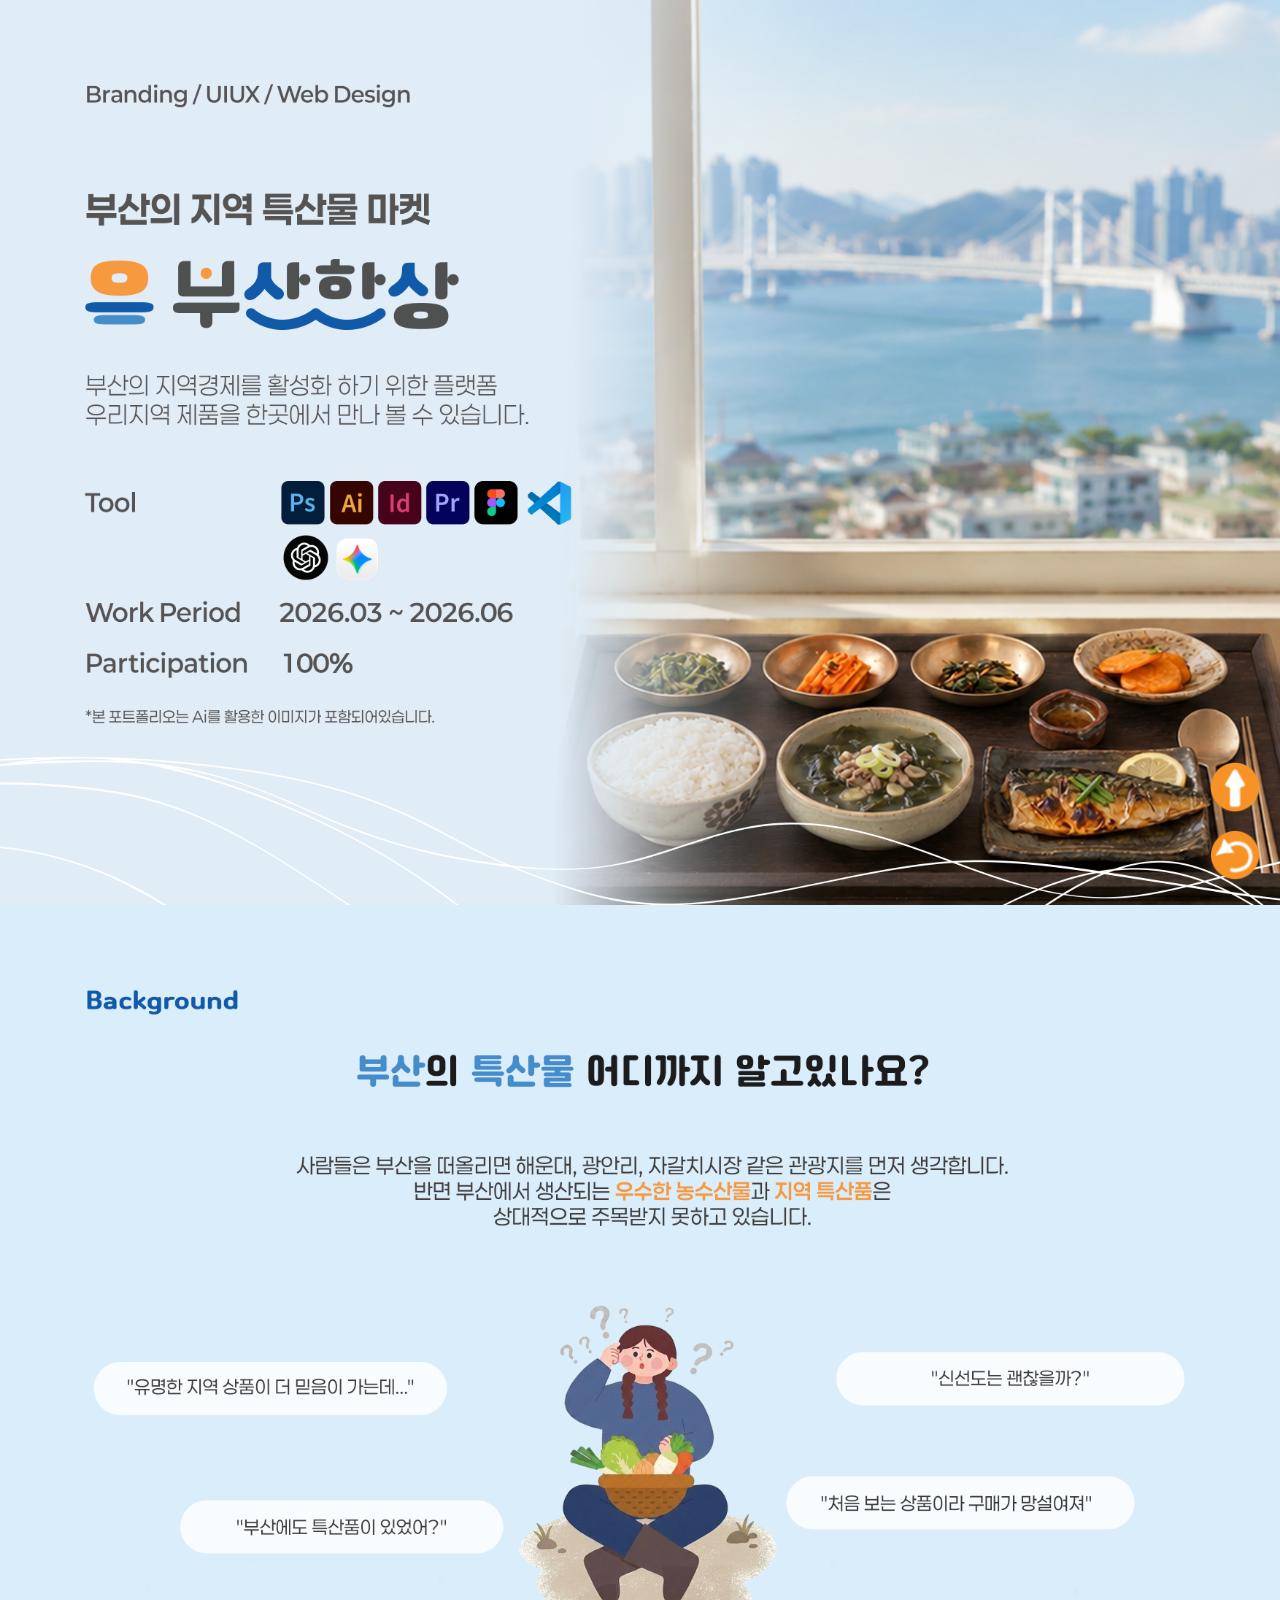
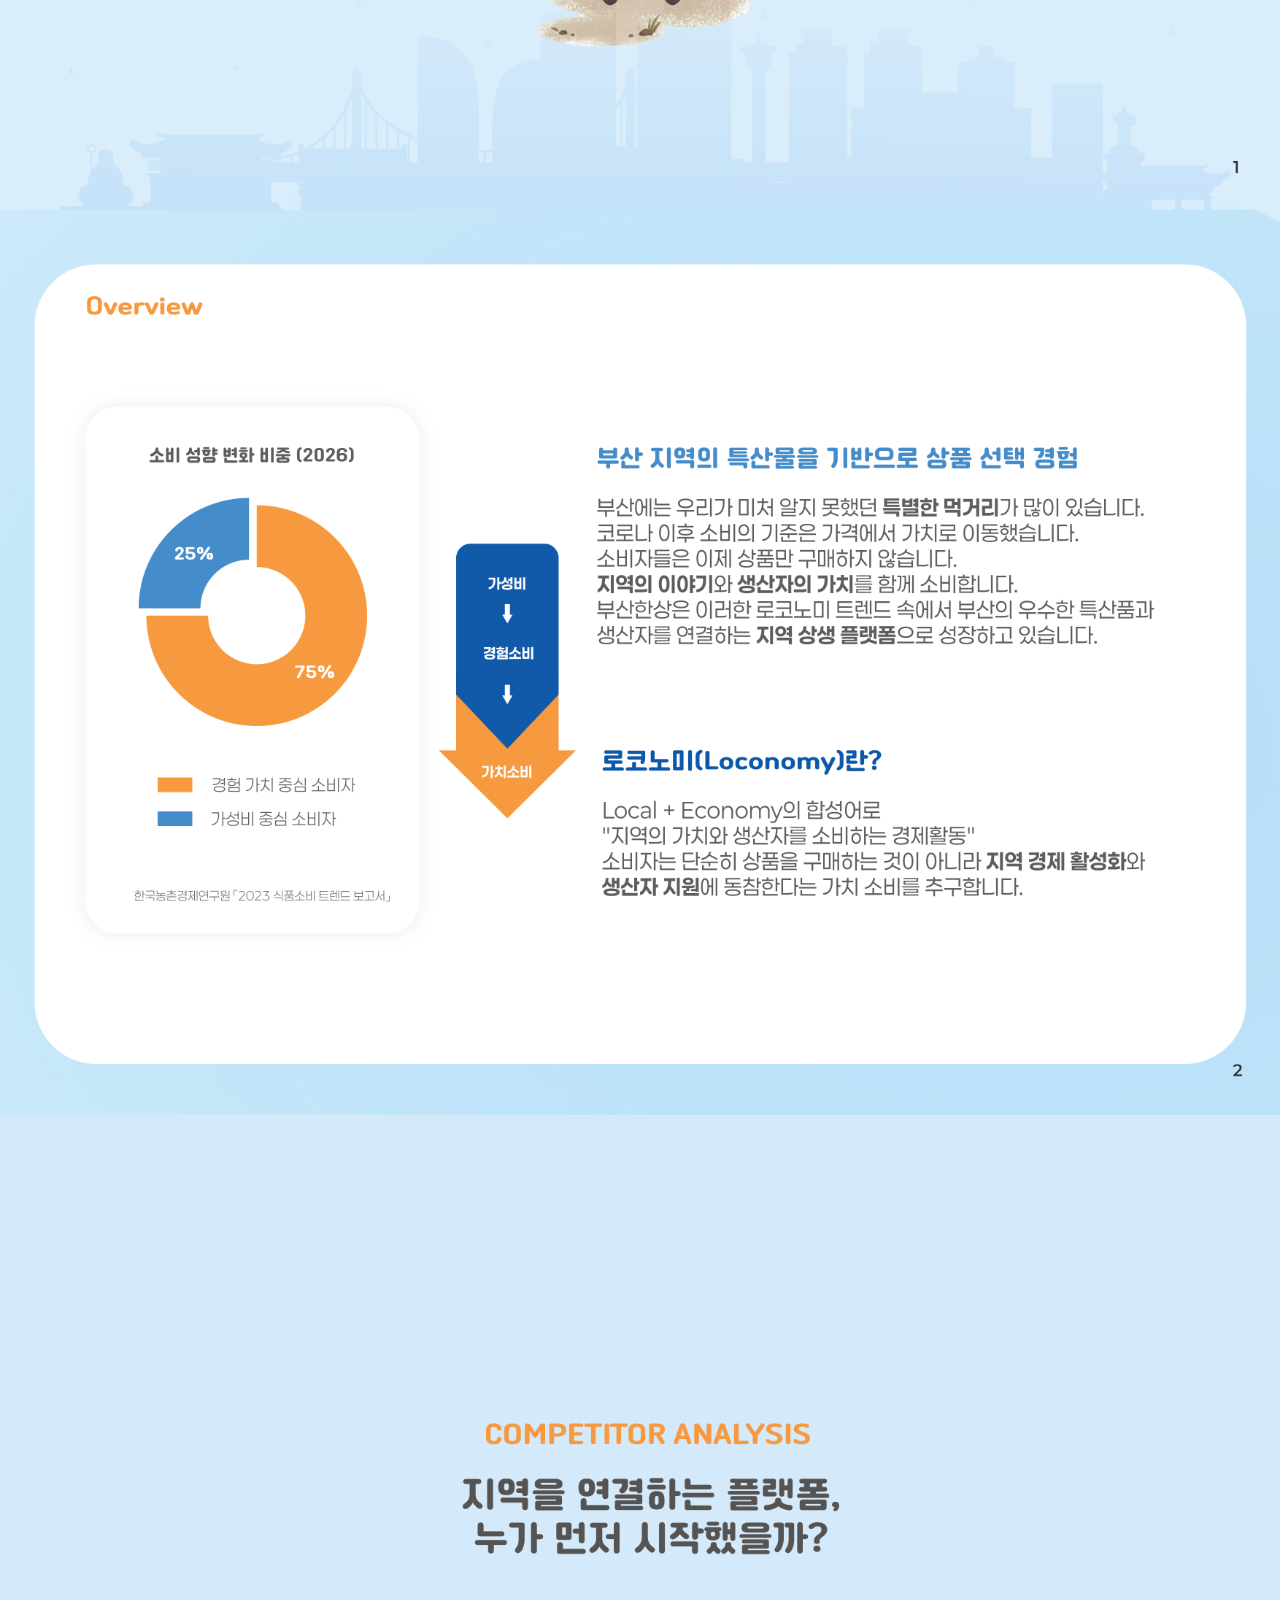
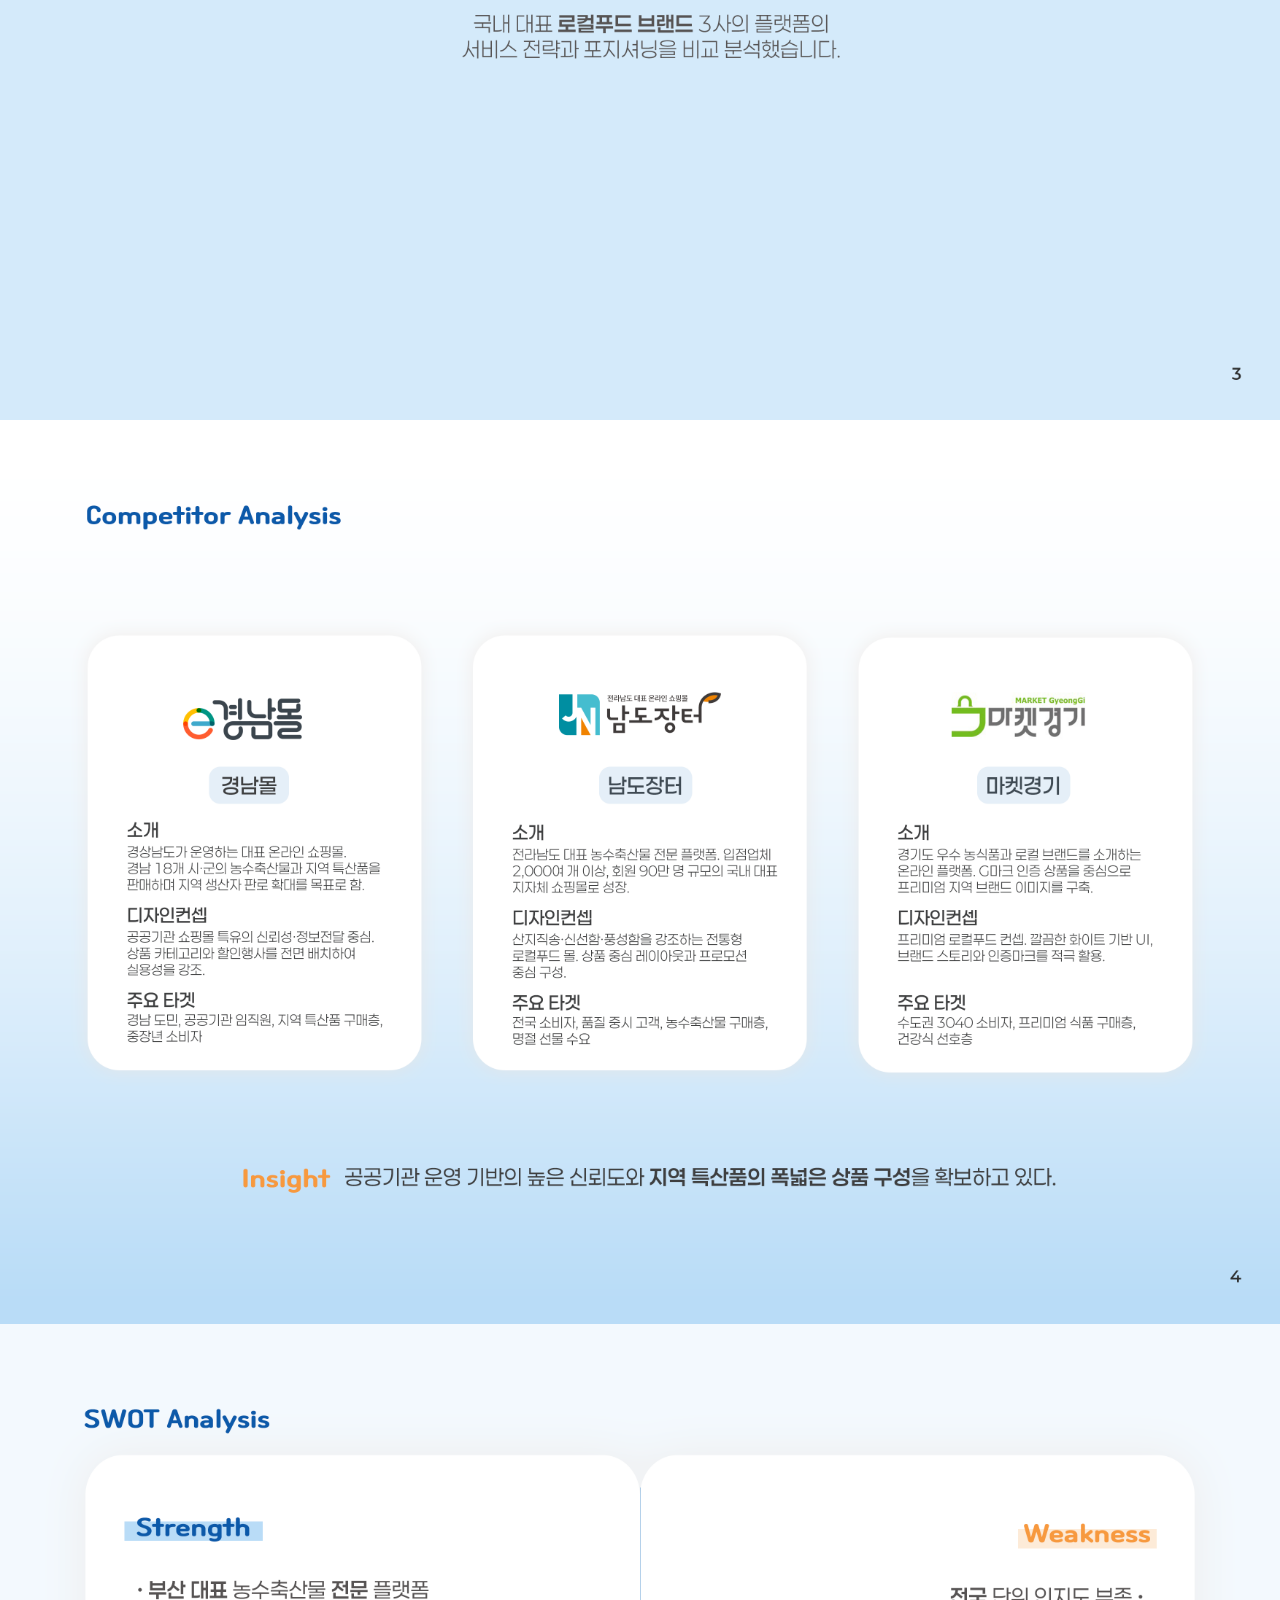
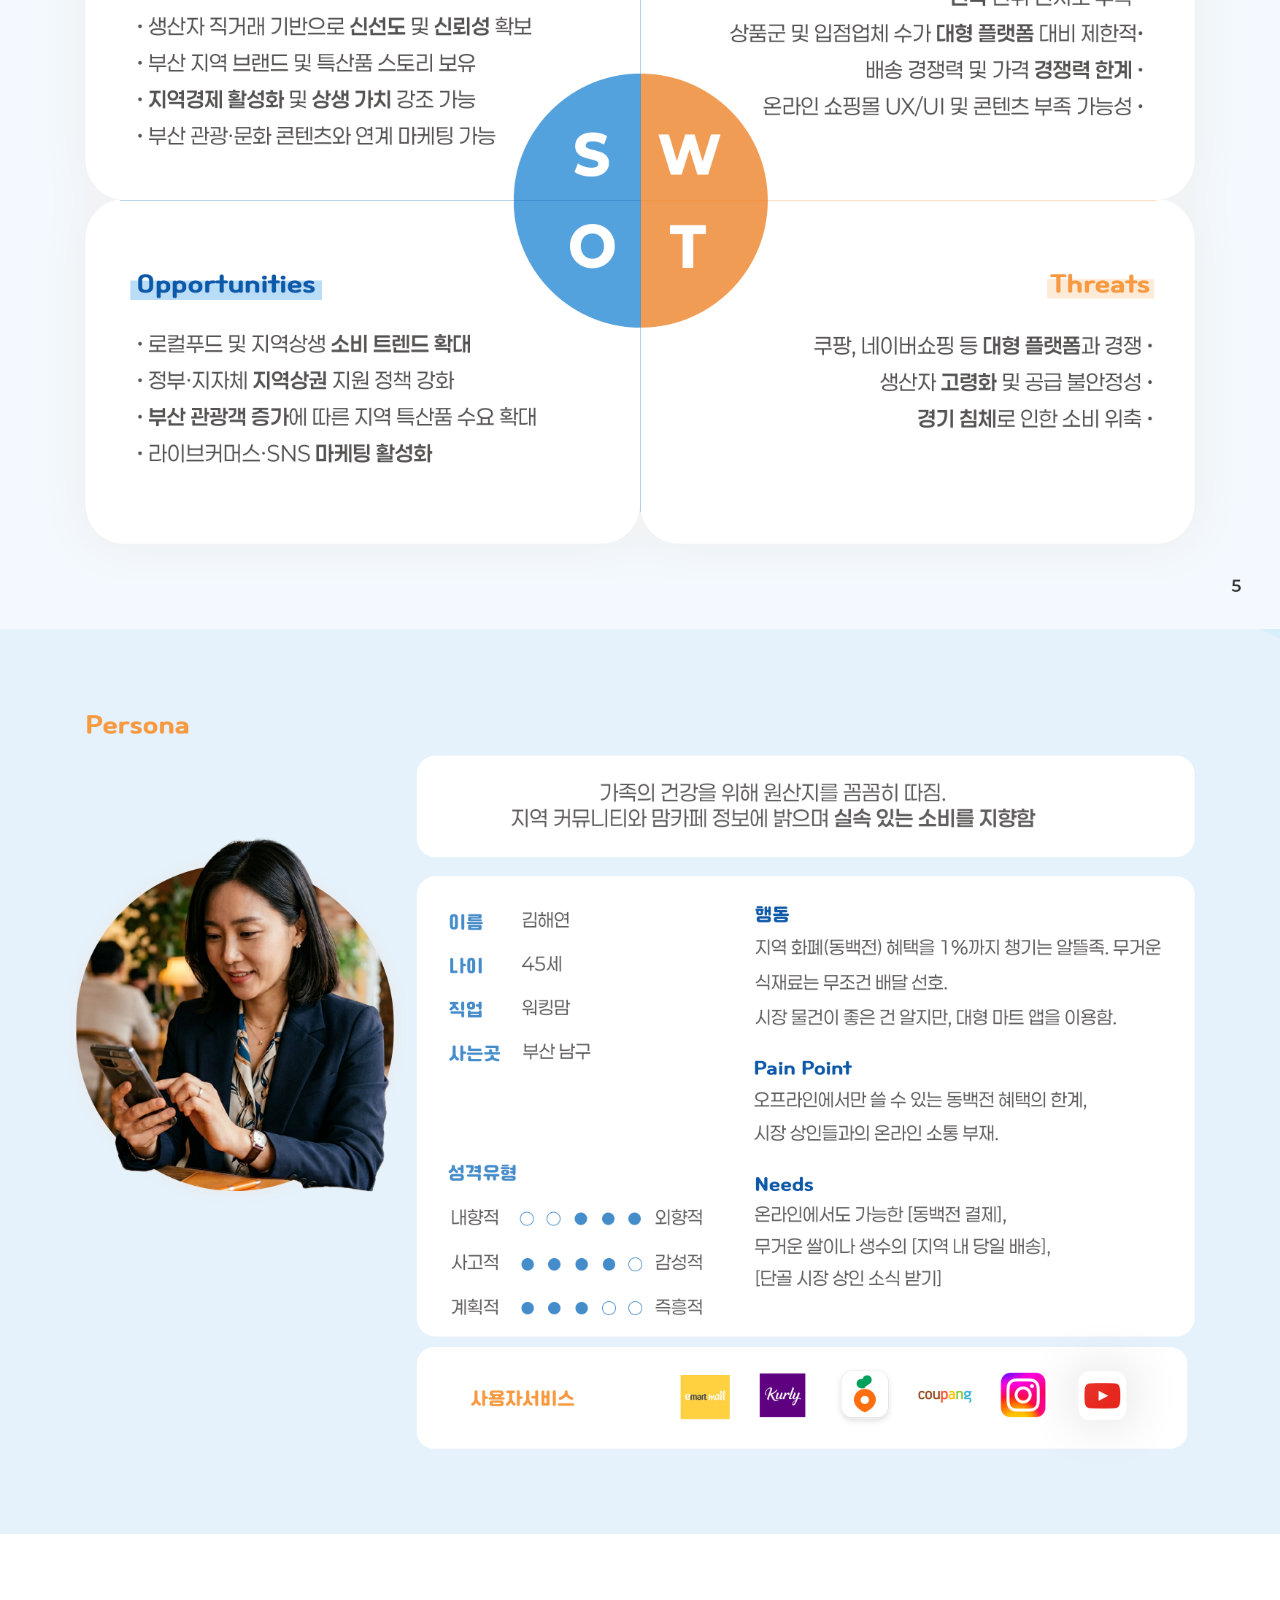
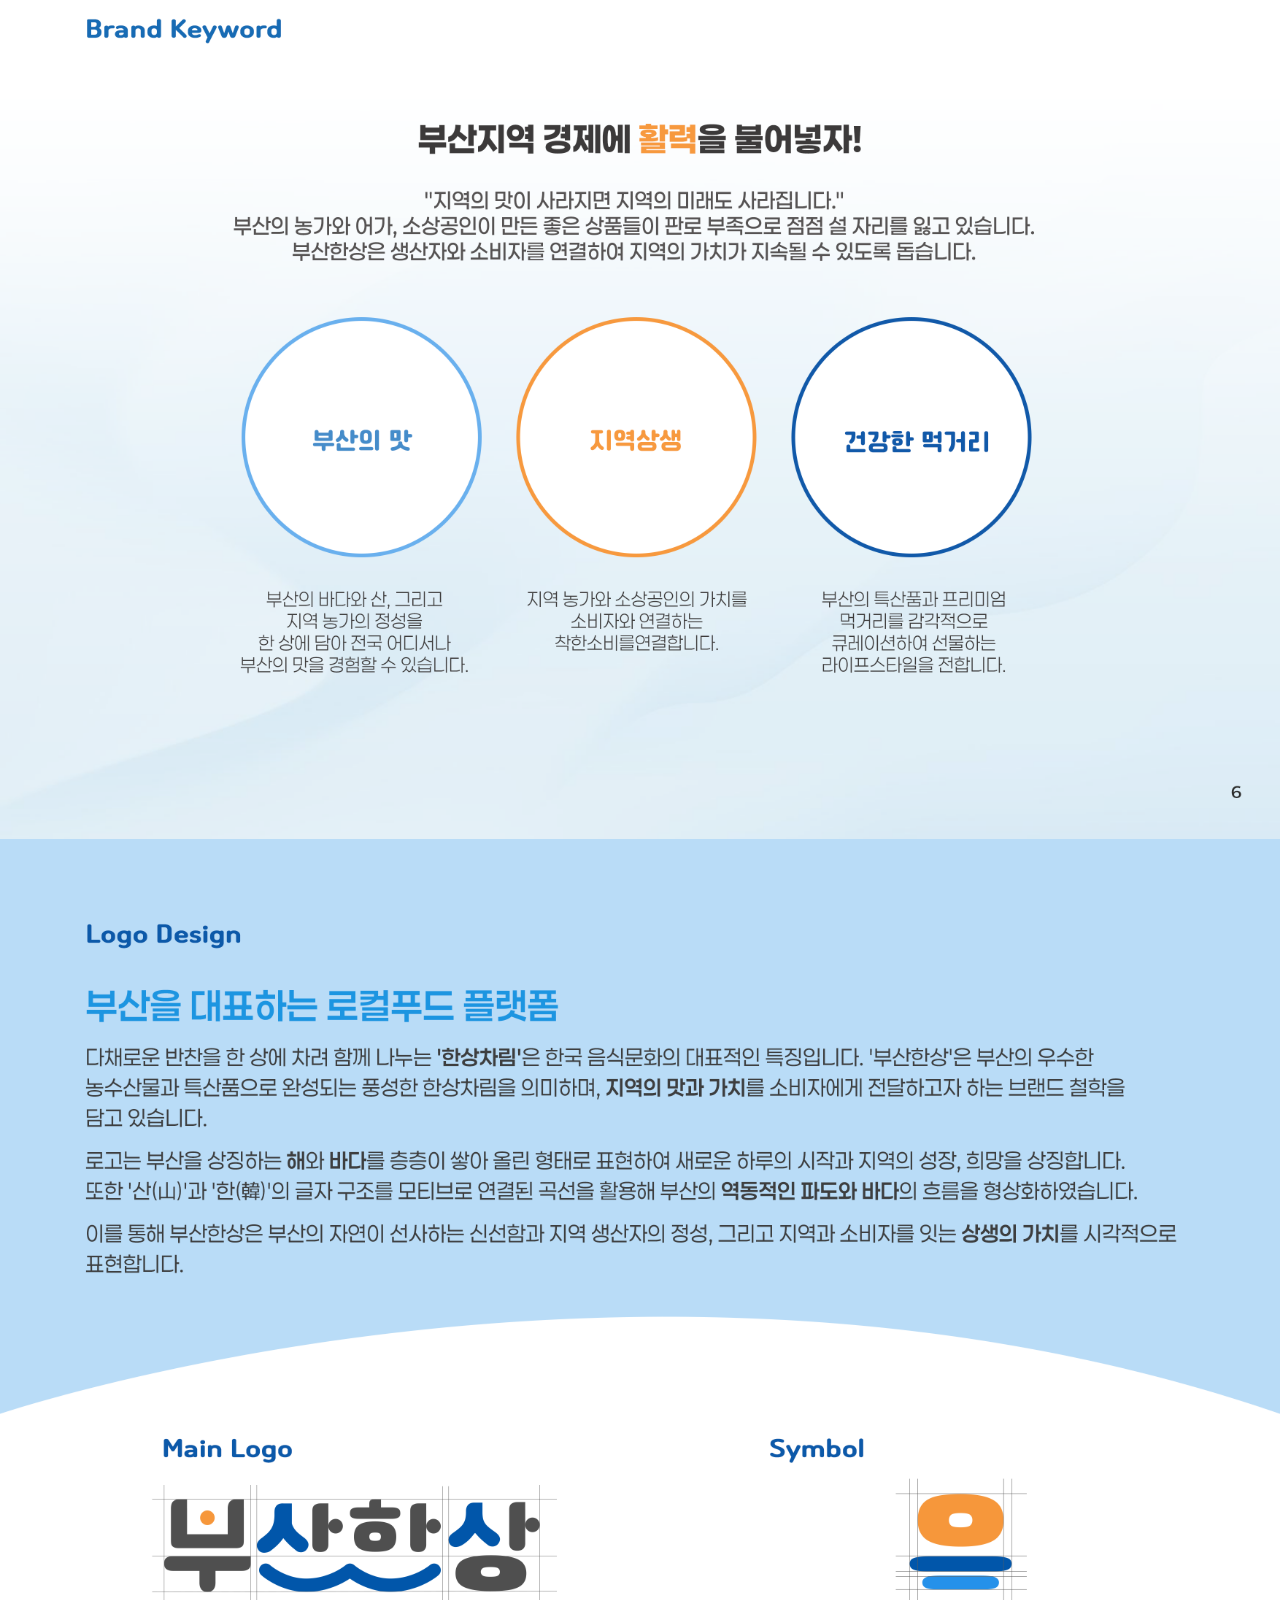
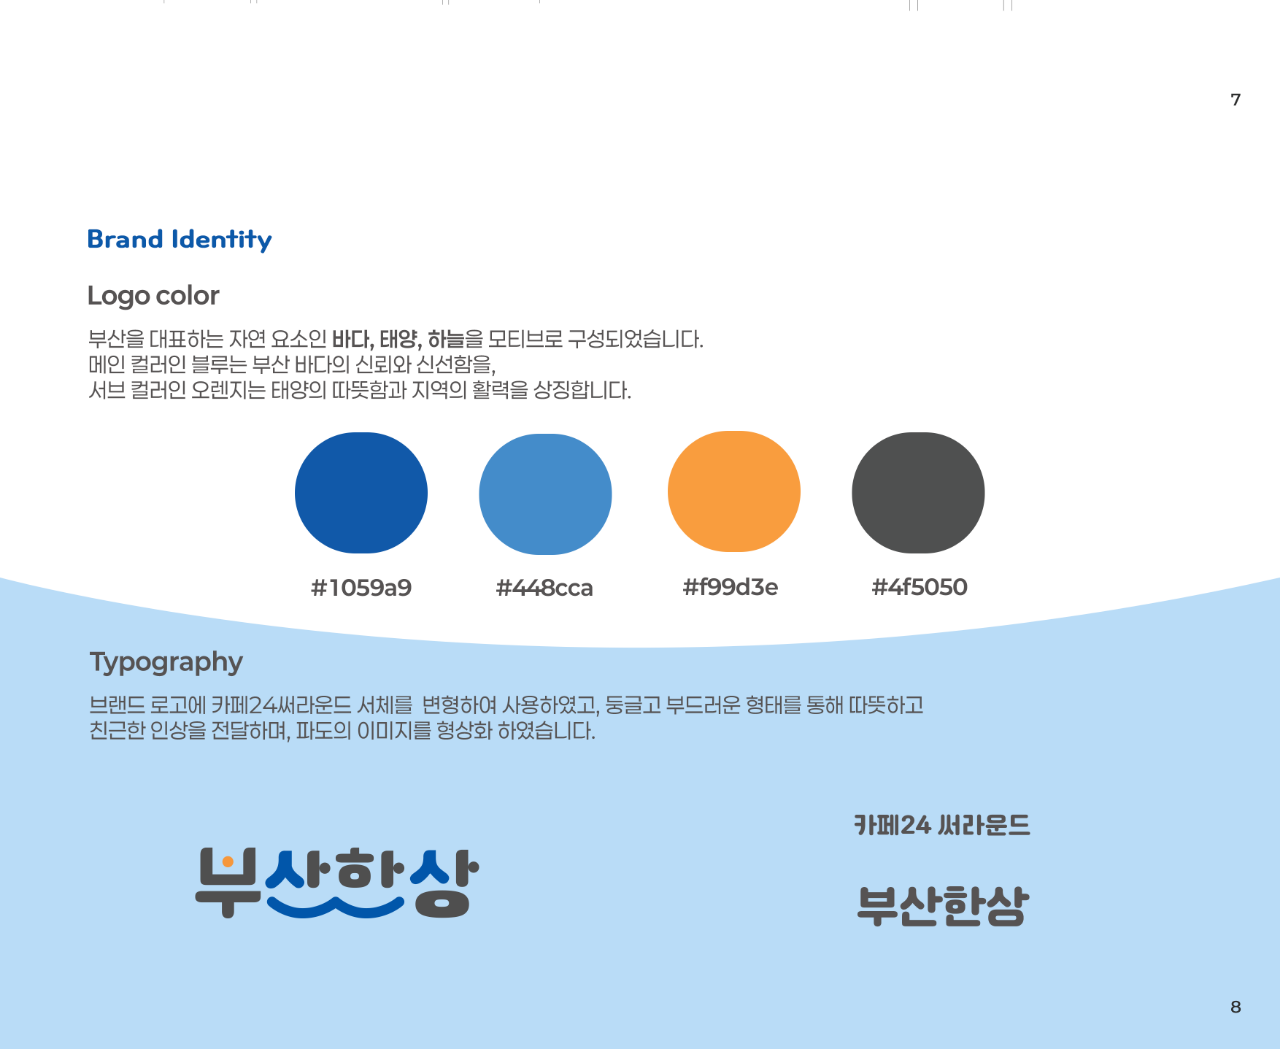
<file: bi_guide.html>
<!DOCTYPE html>
<html lang="ko">

<head>
    <meta charset="UTF-8">
    <meta name="viewport" content="width=device-width, initial-scale=1.0">
    <title>BI GUIDE</title>
     <!-- 파비콘 -->
    <link rel="shortcut icon" href="./img/favicon-96x96.png" type="image/x-icon">
    <!-- 외부 css 연결 -->
    <link rel="stylesheet" href="./css/guide_style.css">
</head>

<body>
    <div class="wrap">
        <img src="./img/BI/pf0.png" alt="pf0">
        <img src="./img/BI/pf1.png" alt="pf1">
        <img src="./img/BI/pf2.png" alt="pf1">
        <img src="./img/BI/pf3.png" alt="pf1">
        <img src="./img/BI/pf4.png" alt="pf1">
        <img src="./img/BI/pf5.png" alt="pf1">
        <img src="./img/BI/pf5-2.png" alt="pf1">
        <img src="./img/BI/pf6.png" alt="pf1">
        <img src="./img/BI/pf7.png" alt="pf1">
        <img src="./img/BI/pf8.png" alt="pf1">
    </div>



    <!-- 스크롤 업 버튼 -->
    <button id="scroll_up_btn">
        <img src="./img/upicon.png" alt="업">
    </button>
    <!-- 심플 백 버튼 -->
    <button id="scroll_back_btn">
        <img src="./img/bicon.png" alt="빽">
    </button>




    <script src="./js/jquery-4.0.0.min.js"></script>
    <script>

        const upBtn = document.getElementById("scroll_up_btn");
        const backBtn = document.getElementById("scroll_back_btn");


        upBtn.addEventListener("click", function () {
            window.scrollTo({
                top: 0,
                behavior: "smooth"
            });
        });


        backBtn.addEventListener("click", function () {
            window.close();
        });
    </script>


</body>

</html>
</file>
<file: css/guide_style.css>
@charset "utf-8";

* {
    margin: 0;
    padding: 0;
}

.wrap {
    width: 100%;
    margin: 0 auto;
}

.wrap img {
    display: block;
    width: 100%;
   
    margin: 0 auto;
}

/* 버튼 기본 스타일 (공통 적용) */
#scroll_up_btn, #scroll_back_btn {
  position: fixed; 
  background: transparent; 
  border: none; 
  cursor: pointer; 
  display: flex; 
  justify-content: center; 
  align-items: center; 
  z-index: 999; 
  transition: transform 0.2s ease-in-out; 

  /* 💡 [크기 5px 추가 축소] 최소 35px ~ 최대 60px 사이로 조절됩니다 */
  width: clamp(20px, 7vw, 50px); 
  height: clamp(20px, 7vw, 50px); 

  /* 오른쪽 여백 */
  right: clamp(10px, 3vw, 20px);
}

/* 위쪽 버튼 위치 */
#scroll_up_btn { 
  /* 💡 더 작아진 버튼 크기에 맞춰 위쪽 버튼 위치를 새로 계산합니다 */
  bottom: calc(clamp(10px, 3vw, 20px) + clamp(35px, 7vw, 60px) + 8px); 
  animation: floating 3s ease-in-out infinite; 
} 

/* 아래쪽 버튼 위치 */
#scroll_back_btn { 
  /* 바닥 여백 */
  bottom: clamp(10px, 3vw, 20px); 
  animation: floating 3s ease-in-out infinite; 
  animation-delay: 0.5s; 
}
#scroll_up_btn img, #scroll_back_btn img { 
  width: 100%; 
  height: 100%; 
  object-fit: contain; 
} 

#scroll_up_btn:hover, #scroll_back_btn:hover { 
  animation-play-state: paused; 
  transform: scale(1.12); 
} 

@keyframes floating { 
  0% { transform: translateY(0); } 
  50% { transform: translateY(-4px); } 
  100% { transform: translateY(0); } 
}
</file>
